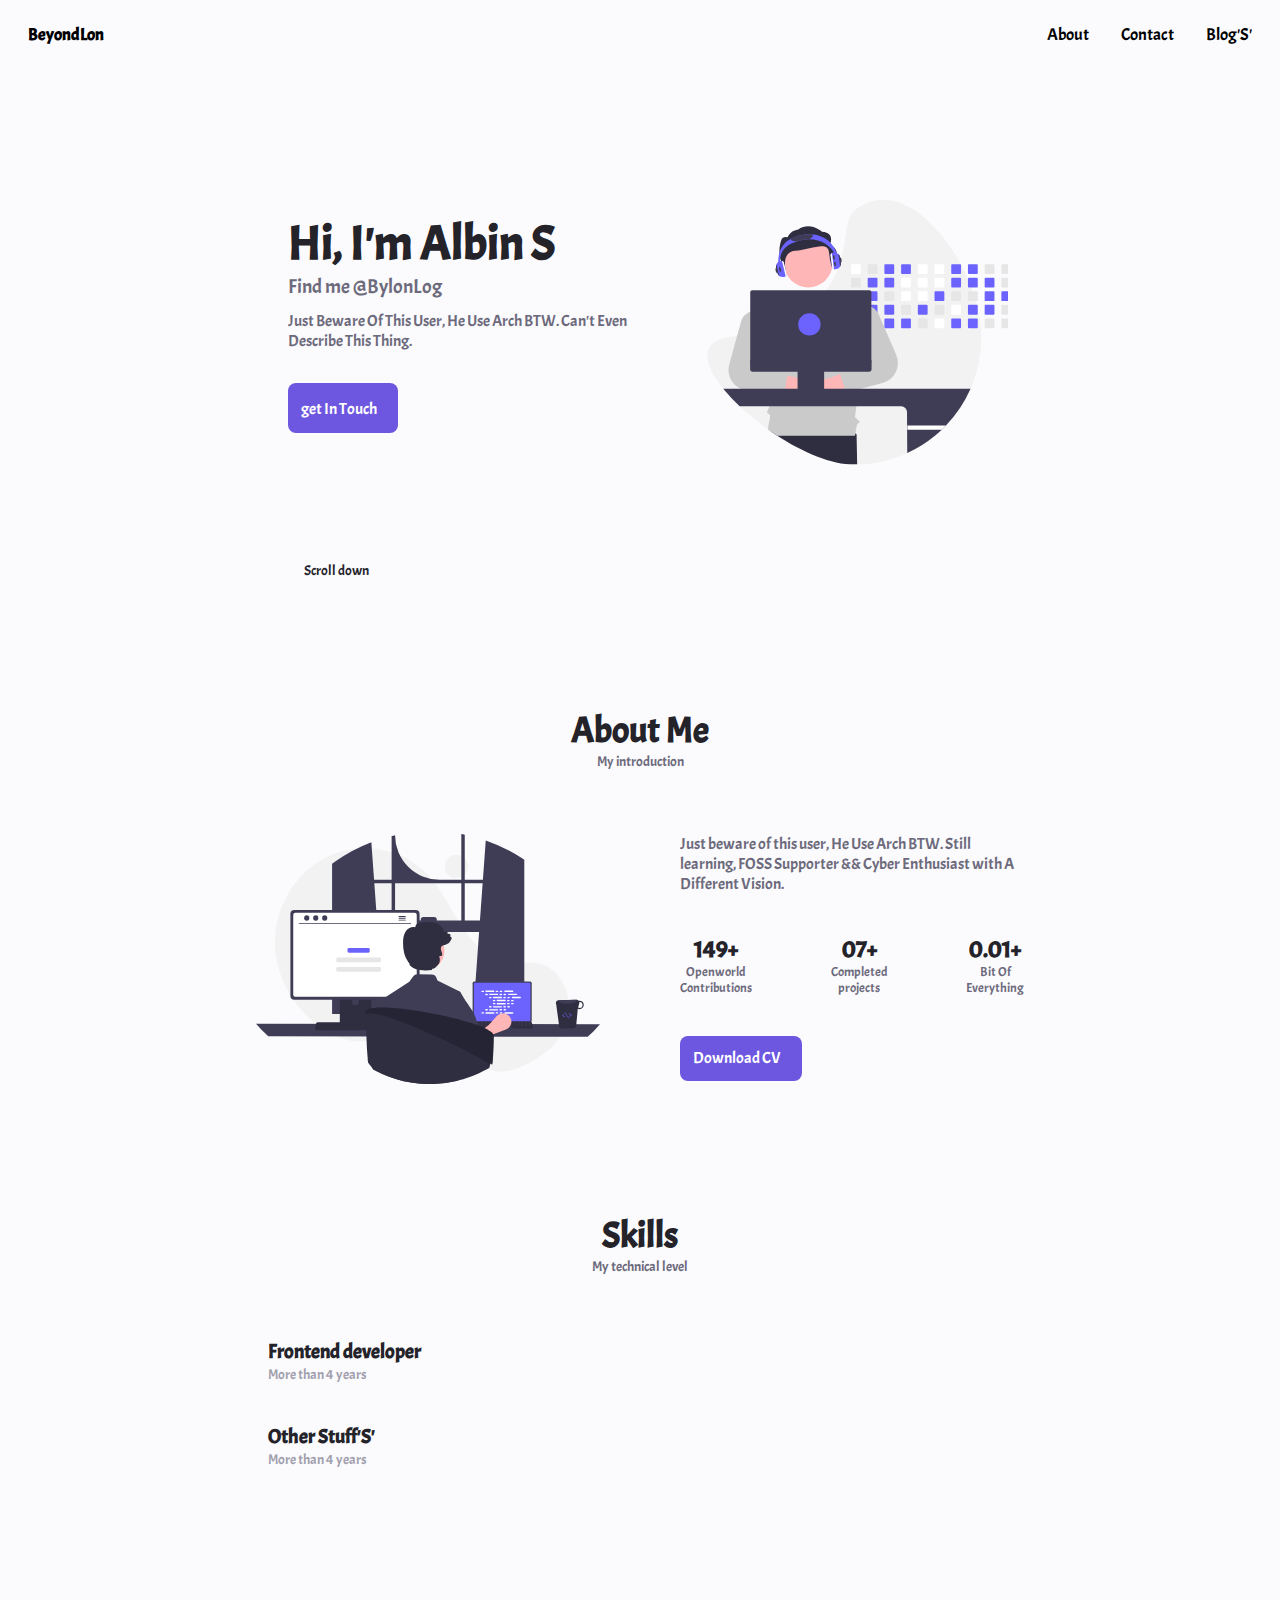
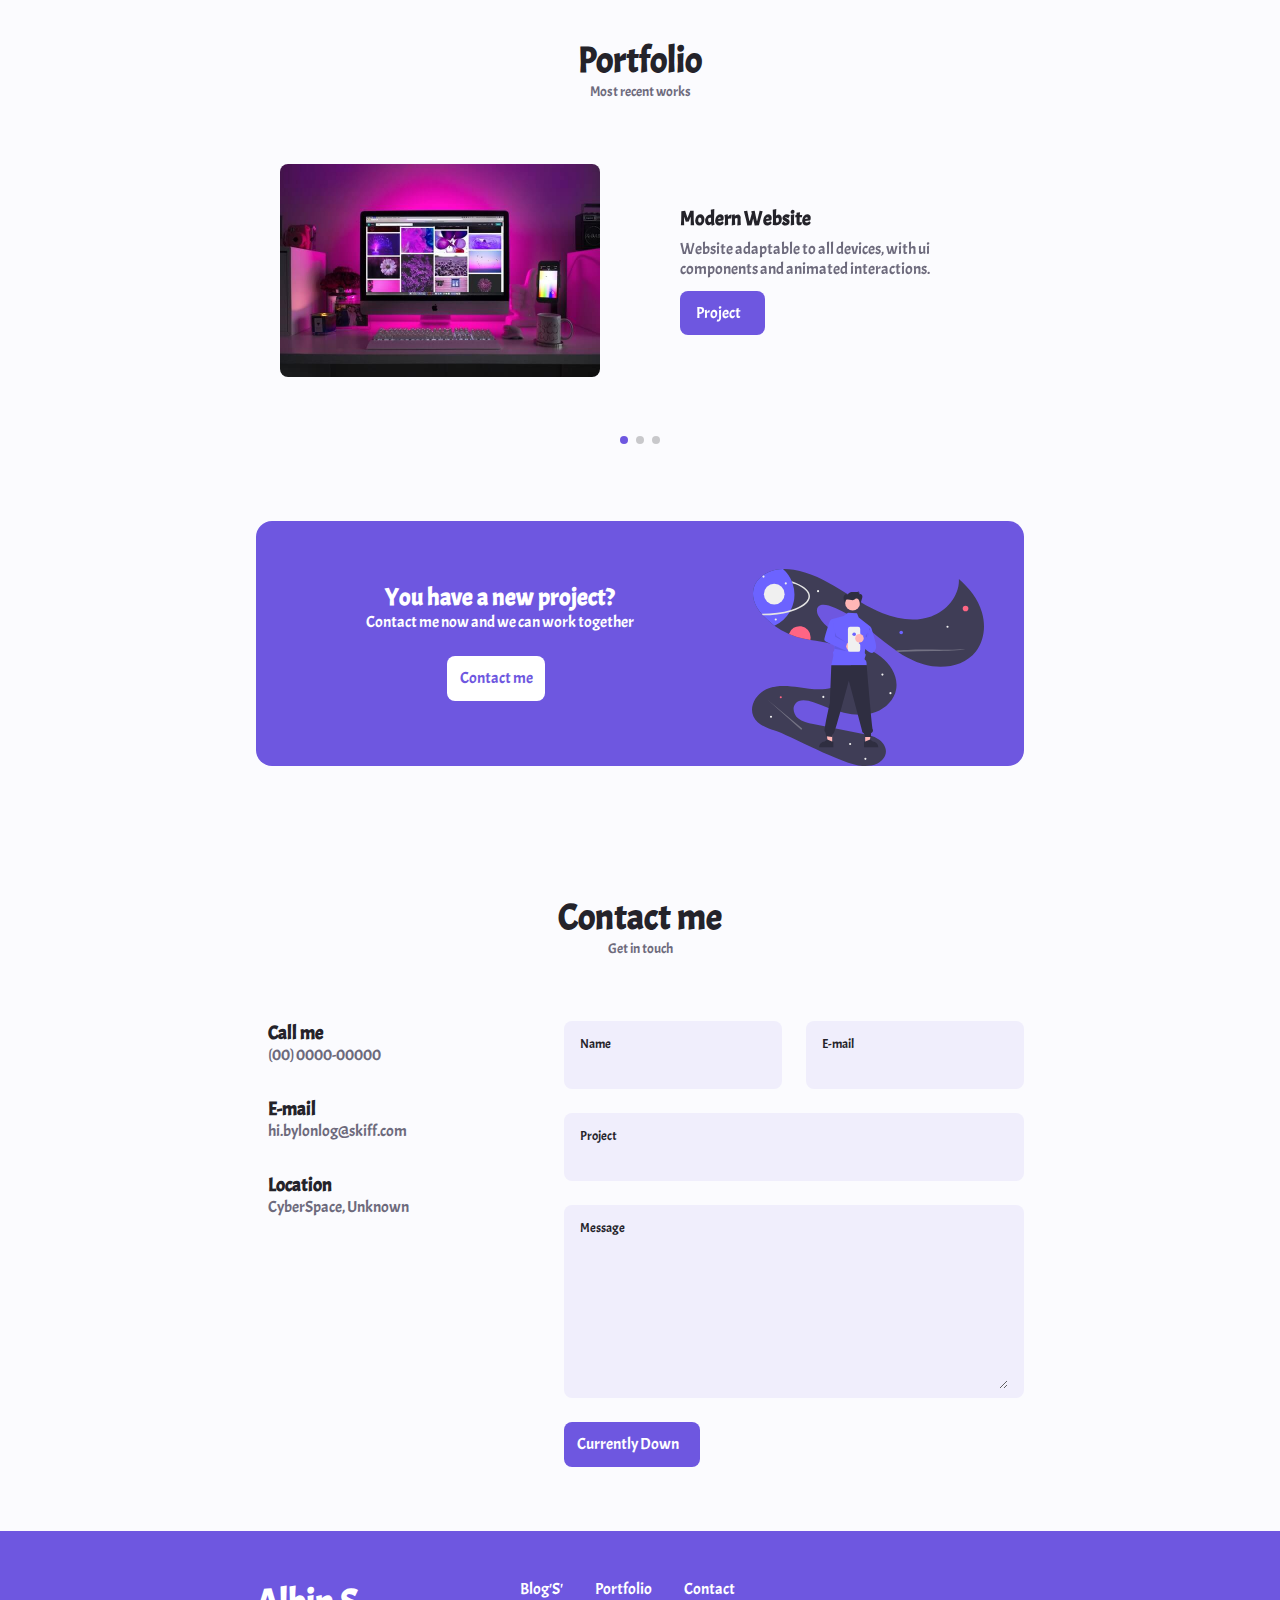
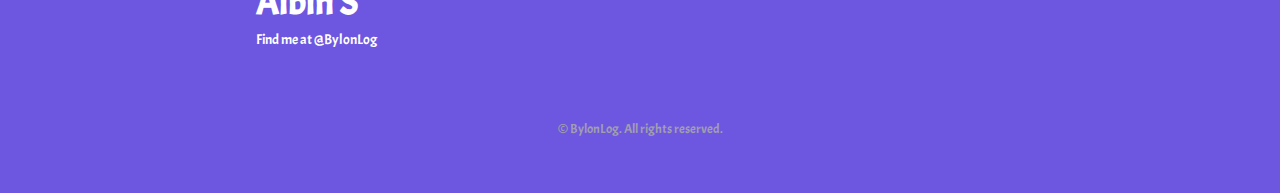
<file: v1/index.html>
<!DOCTYPE html>
<html lang="en">

<head>
    <meta charset="UTF-8">
    <meta name="viewport" content="width=device-width, initial-scale=1.0">

    
    
    
    
    <!--==================== UNICONS ====================-->
    <link rel="stylesheet" href="https://unicons.iconscout.com/release/v4.0.0/css/line.css">

    <!--==================== SWIPER CSS ====================-->
    <link rel="stylesheet" href="assets/css/swiper-bundle.min.css">

    <!--==================== CSS ====================-->
    <link rel="stylesheet" href="assets/css/styles.css">
    <title>ByonLog | personal Page For Public</title>
    <meta name="theme-color" content="#f7f7f7">
    <link rel="icon" type="image/png" href="assets/img/icon.png"/>
    <style>
@import url('https://fonts.googleapis.com/css2?family=Acme&display=swap');
</style>
<style>
body {
  margin: 0;
}

.topnav {
  overflow: hidden;
  background-color: transparent;
  margin-top:10px;
  margin-left:12px;
  margin-right:12px;
}

.topnav a {
  float: right;
  display: block;
  color: black;
  text-align: center;
  padding: 14px 16px;
  text-decoration: none;
  font-size: 17px;
}

.topnav a:hover {
text-decoration: underline 2px;
  color: black;
}

.topnav a.active {
  background-color: transparent;
  color: black;
  float:left;
}

.topnav .icon {
  display: none;
}

@media screen and (max-width: 600px) {
  .topnav a:not(:first-child) {display: none;}
  .topnav a.icon {
    float: right;
    display: block;
  }
}

@media screen and (max-width: 600px) {
  .topnav.responsive {position: relative;}
  .topnav.responsive .icon {
    position: absolute;
    right: 0;
    top: 0;
  }
  .topnav.responsive a {
    float: none;
    display: block;
    text-align: left;
  }
}
</style>
</head>

<body>
    <!--==================== HEADER ====================-->
<div class="topnav" id="myTopnav">
  <a href="/" class="active"><strong>BeyondLon</strong></a>
  <a href="#news">Blog'S'</a>
  <a href="#contact">Contact</a>
  <a href="#about">About</a>
<i class="uil uil-moon change-theme" style="float:right; margin-top:.6em;" id="theme-button"></i>
  <a href="javascript:void(0);" class="icon" onclick="myFunction()">
    <i class="uil uil-apps" class="home__social-icon"></i>
  </a>

</div>
<script>
function myFunction() {
  var x = document.getElementById("myTopnav");
  if (x.className === "topnav") {
    x.className += " responsive";
  } else {
    x.className = "topnav";
  }
}
</script>

    <!--==================== MAIN ====================-->
    <main class="main">

        <!--==================== HOME ====================-->
        <section class="home section" id="home">

            <div class="home__container container grid">
                <div class="home__content grid">
                    <div class="home__social">

                        <a href="http://instagram.com/bylonlog" target="_blank" class="home__social-icon">
                            <i class="uil uil-instagram"></i>
                        </a>
                        <a href="http://twitter.com/bylonlog" target="_blank" class="home__social-icon">
                            <i class="uil uil-twitter-alt"></i>
                        </a>
                        <a href="http://github.com/bylonlog" target="_blank" class="home__social-icon">
                            <i class="uil uil-github-alt"></i>
                        </a>
                        <a href="http://snapchat.com/add/bylonlog" target="_blank" class="home__social-icon">
                            <i class="uil uil-snapchat-alt"></i>
                        </a>
                    </div>

                    <div class="home__img">
                        <svg class="home__blob" viewBox="0 0 200 187" xmlns="http://www.w3.org/2000/svg"
                            xmlns:xlink="http://www.w3.org/1999/xlink">

                            <g mask="url(#mask0)">

                                <image class="home__blob-img" x="12" y="18" xlink:href="assets/img/perfil.svg" />
                            </g>
                        </svg>
                    </div>

                    <div class="home__data">
                        <h1 class="home__title">Hi, I'm Albin S</h1>
                        <h3 class="home__subtitle">Find me @BylonLog</h3>
                        <p class="home__description">Just Beware Of This User, He Use Arch BTW. Can't Even Describe This Thing.</p>
                        <a href="mailto:hi.bylonlog@skiff.com" class="button button-flex">
                            get In Touch <i class="uil uil-message button__icon"></i>
                        </a>
                    </div>
                </div>
                  <!-- Theme change button -->


                <div class="home__scroll">
                    <a href="#about" class="home__scroll-button button--flex">
                        <i class="uil uil-mouse-alt-2 home__scroll-mouse"></i>
                        <span class="home__scroll-name">Scroll down</span>
                        <i class="uil uil-arrow-down home__scroll-arrow"></i>
                    </a>
                </div>
            </div>
        </section>

        <!--==================== ABOUT ====================-->
        <section class="about section" id="about">
            <h2 class="section__title">About Me</h2>
            <span class="section__subtitle">My introduction</span>

            <div class="about__container container grid">
                <img src="assets/img/about.svg" alt="" class="about__img">

                <div class="about__data">
                    <p class="about__description">Just beware of this user, He Use Arch BTW.
                    Still learning, FOSS Supporter && Cyber Enthusiast  with A Different Vision.
                    </p>

                    <div class="about__info">
                        <div>
                            <span class="about__info-title">149+</span>
                            <span class="about__info-name">Openworld <br> Contributions</span>
                        </div>

                        
                        
                        
                        
                        <div>
                            <span class="about__info-title">07+</span>
                            <span class="about__info-name">Completed <br> projects</span>
                        </div>

                        <div>
                            <span class="about__info-title">0.01+</span>
                            <span class="about__info-name">Bit Of <br> Everything</span>
                        </div>
                    </div>

                    <div class="about__buttons">
                        <a download="" href="assets/pdf/Alexa-Cv.pdf" class="button button--flex">
                            Download CV<i class="uil uil-download-alt button__icon"></i>
                        </a>
                    </div>
                </div>
            </div>

        </section>

        <!--==================== SKILLS ====================-->
        <section class="skills section" id="skills">
            <h2 class="section__title">Skills</h2>
            <span class="section__subtitle">My technical level</span>

            <div class="skills__container container grid">
                <div>
                    <!--==================== SKILLS 1 ====================-->
                    <div class="skills__content skills__close">
                        <div class="skills__header">
                            <i class="uil uil-brackets-curly skills__icon"></i>

                            <div>
                                <h1 class="skills__title">Frontend developer</h1>
                                <span class="skills__subtitle">More than 4 years</span>
                            </div>

                            <i class="uil uil-angle-down skills__arrow"></i>
                        </div>

                        <div class="skills__list grid">
                            <div class="skills__data">
                                <div class="skills__titles">
                                    <h3 class="skills__name">HTML</h3>
                                    <span class="skills__number">90%</span>

                                </div>
                                <div class="skills__bar">
                                    <div class="skills__percentage skills__html"></div>
                                </div>

                            </div>

                            <div class="skills__data">
                                <div class="skills__titles">
                                    <h3 class="skills__name">CSS</h3>
                                    <span class="skills__number">90%</span>

                                </div>
                                <div class="skills__bar">
                                    <div class="skills__percentage skills__css"></div>
                                </div>

                            </div>

                            <div class="skills__data">
                                <div class="skills__titles">
                                    <h3 class="skills__name">JavaScript</h3>
                                    <span class="skills__number">90%</span>

                                </div>
                                <div class="skills__bar">
                                    <div class="skills__percentage skills__js"></div>
                                </div>

                            </div>


                        </div>
                    </div>
                    <!--==================== SKILLS 2 ====================-->
                    <div class="skills__content skills__close">
                        <div class="skills__header">
                            <i class="uil uil-server-network skills__icon"></i>

                            <div>
                                <h1 class="skills__title">Other Stuff'S'</h1>
                                <span class="skills__subtitle">More than 4 years</span>
                            </div>

                            <i class="uil uil-angle-down skills__arrow"></i>
                        </div>

                        <div class="skills__list grid">
                            <div class="skills__data">
                                <div class="skills__titles">
                                    <h3 class="skills__name">Node</h3>
                                    <span class="skills__number">90%</span>

                                </div>
                                <div class="skills__bar">
                                    <div class="skills__percentage skills__node"></div>
                                </div>

                            </div>

                            <div class="skills__data">
                                <div class="skills__titles">
                                    <h3 class="skills__name">Firebase</h3>
                                    <span class="skills__number">90%</span>

                                </div>
                                <div class="skills__bar">
                                    <div class="skills__percentage skills__firebase"></div>
                                </div>

                            </div>


                                                 


                    </div>
                </div>
            </div>
            </div>


            </div>
            </div>

        </section>

        <!--==================== QUALIFICATION ====================--
        <section class="qualification__section">
            <h2 class="section__title">Qualification</h2>
            <span class="section__subtitle">My personal journey</span>

            <div class="qualification__container container">
                <div class="qualification__tabs">
                    <div class="qualification__button button--flex qualification__active" data-target='#education'>
                        <i class="uil uil-graduation-cap qualification__icon"></i>
                        Education
                    </div>

                    <div class="qualification__button button--flex" data-target="#work">
                        <i class="uil uil-briefcase-alt qualification__icon"></i>
                        Work
                    </div>
                </div>

                <div class="qualification__sections">
            <!--==================== QUALIFICATION CONTENT 1 ====================--
            <div class="qualification__content qualification__active" data-content id="education">
             <!--==================== QUALIFICATION 1 ====================--
             <div class="qualification__data">
                 <div>
                     <h3 class="qualification__title">Computer Enginner</h3>
                     <span class="qualification__subtitle">Peru - University</span>
                     <div class="qualification__calendar">
                        <i class="uil uil-calendar-alt"></i>
                        2009 - 2014
                     </div>
                 </div>

                 <div>
                     <span class="qualification__rounder"></span>
                     <span class="qualification__line"></span>
                 </div>
             </div>
             
             <!--==================== QUALIFICATION 2 ====================--
             <div class="qualification__data">
                <div></div>
                <div>
                   <span class="qualification__rounder"></span>
                   <span class="qualification__line"></span>
                </div>

                <div>
                    <h3 class="qualification__title">Web Design</h3>
                    <span class="qualification__subtitle">Spain - Institute</span>
                    <div class="qualification__calendar">
                       <i class="uil uil-calendar-alt"></i>
                       2014 - 2017
                    </div>
                </div>
            </div> 

            <!--==================== QUALIFICATION 3 ====================--
            <div class="qualification__data">
                <div>
                    <h3 class="qualification__title">Web Development</h3>
                    <span class="qualification__subtitle">Peru - Institute</span>
                    <div class="qualification__calendar">
                       <i class="uil uil-calendar-alt"></i>
                       2017 - 2019
                    </div>
                </div>

                <div>
                    <span class="qualification__rounder"></span>
                    <span class="qualification__line"></span>
                </div>
            </div> 


            </div>
            </div>
            
            <!--==================== QUALIFICATION CONTENT 2 ====================--
            <div class="qualification__content" data-content id="work">
                <!--==================== QUALIFICATION 1 ====================--
                <div class="qualification__data">
                    <div>
                        <h3 class="qualification__title">Software Enginner</h3>
                        <span class="qualification__subtitle">Microsoft - Peru</span>
                        <div class="qualification__calendar">
                           <i class="uil uil-calendar-alt"></i>
                           2016 - 2018
                        </div>
                    </div>
   
                    <div>
                        <span class="qualification__rounder"></span>
                        <span class="qualification__line"></span>
                    </div>
                </div>
                
                <!--==================== QUALIFICATION 2 ====================--
                <div class="qualification__data">
                   <div></div>
                   <div>
                      <span class="qualification__rounder"></span>
                      <span class="qualification__line"></span>
                   </div>
   
                   <div>
                       <h3 class="qualification__title">Frontend - Developer</h3>
                       <span class="qualification__subtitle">Apple Inc - Spain</span>
                       <div class="qualification__calendar">
                          <i class="uil uil-calendar-alt"></i>
                          2018 - 2020
                       </div>
                   </div>
               </div> 
   
               <!--==================== QUALIFICATION 3 ====================--
               <div class="qualification__data">
                   <div>
                       <h3 class="qualification__title">UI Designer</h3>
                       <span class="qualification__subtitle">Figma - Spain</span>
                       <div class="qualification__calendar">
                          <i class="uil uil-calendar-alt"></i>
                          2017 - 2019
                       </div>
                   </div>
   
                   <div>
                       <span class="qualification__rounder"></span>
                       <!-- <span class="qualification__line"></span> --
                   </div>
               </div> 
          
               </div> 
             
               </div>
            </div>
        </section>


        <!--==================== PORTFOLIO ====================-->
        <section class="portfolio section" id="portfolio">

            <h2 class="section__title">Portfolio</h2>
            <span class="section__subtitle">Most recent works</span>

            <div class="portfolio__container container swiper-container">
                <div class="swiper-wrapper">
        <!--==================== PORTFOLIO 1 ====================-->
        
            <div class="portfolio__content grid swiper-slide">
                <img src="assets/img/portfolio1.jpg" alt="" class="portfolio__img">

                <div class="portfolio_">
                    <h3 class="portfolio__title">Modern Website</h3>
                    <p class="portfolio__description">Website adaptable to all devices, 
                        with ui components and animated interactions.</p>
                    <a href="https://github.com/bylonlog/w1" class="button button--flex button--small portfolio__button">
                        Project
                        <i class="uil uil-arrow-right button__icon"></i>
                    </a>
                </div>
            </div>

            <!--==================== PORTFOLIO 2 ====================-->
        
            <div class="portfolio__content grid swiper-slide">
                <img src="assets/img/portfolio2.jpg" alt="" class="portfolio__img">

                <div class="portfolio_">
                    <h3 class="portfolio__title">WRDLST-Generator</h3>
                    <p class="portfolio__description">Simple targeted information based Password list generator
                    in python.</p>
                    <a href="https://github.com/bylonlog/wrdlst-generator" class="button button--flex button--small portfolio__button">
                        Project
                        <i class="uil uil-arrow-right button__icon"></i>
                    </a>
                </div>
            </div>

            <!--==================== PORTFOLIO 3 ====================-->
        
            <div class="portfolio__content grid swiper-slide">
                <img src="assets/img/portfolio3.jpg" alt="" class="portfolio__img">

                <div class="portfolio_">
                    <h3 class="portfolio__title">UserRecon</h3>
                    <p class="portfolio__description">Simple terminal based Information gathering tool based on usernames.</p>
                    <a href="https://github.com/bylonlog/iserrecon" class="button button--flex button--small portfolio__button">
                        Project
                        <i class="uil uil-arrow-right button__icon"></i>
                    </a>
                </div>
            </div>
                </div>

            <!-- add arrows-->
            <div class="swiper-button-next">
                <i class="uil uil-angle-right-b swiper-portfolio-icon"></i>
            </div>

            <div class="swiper-button-prev">
                <i class="uil uil-angle-left-b swiper-portfolio-icon"></i>
            </div>

            <!-- Add Pagination -->
            <div class="swiper-pagination"></div>
            
        
        </div>

        </section>

        <!--==================== PROJECT IN MIND ====================-->
        <section class="project section">

            <div class="project__bg">
                <div class="project__container container grid">
                    <div class="project__data">
                        <h2 class="project__title">You have a new project?</h2>
                        <p class="project__description">Contact me now and we can work together</p>
                        <a href="#contact" class="button button--flex button--white">Contact me</a>
                        <i class="uil uil-message project__icon button__icon"></i>
                    </div>

                    <img src="assets/img/project.svg" alt="" class="project__img">
                </div>
            </div>

        </section>



        <!--==================== CONTACT ME ====================-->
        <section class="contact section" id="contact">
            <h2 class="section__title">Contact me</h2>
            <span class="section__subtitle">Get in touch</span>

            <div class="contact__container container grid">
                <div>
                    <div class="contact__information">
                        <i class="uil uil-phone-alt contact__icon"></i>

                        <div>
                            <h3 class="contact__title">Call me</h3>
                            <span class="contatc__subtitle">(00) 0000-00000</span>
                        </div>
                    </div>

                    <div class="contact__information">
                        <i class="uil uil-envelope contact__icon"></i>

                        <div>
                            <h3 class="contact__title">E-mail</h3>
                            <span class="contatc__subtitle">hi.bylonlog@skiff.com</span>
                        </div>
                    </div>

                    <div class="contact__information">
                        <i class="uil uil-map-marker contact__icon"></i>

                        <div>
                            <h3 class="contact__title">Location</h3>
                            <span class="contatc__subtitle">CyberSpace, Unknown</span>
                        </div>
                    </div>
                </div>

                <form action="" class="contact__form grid">
                    <div class="contact__inputs grid">
                        <div class="contact__content">
                            <label for="" class="contact__label">Name</label>
                            <input type="text" class="contact__input">
                        </div>

                        <div class="contact__content">
                            <label for="" class="contact__label">E-mail</label>
                            <input type="email" class="contact__input">
                        </div>
                    </div>

                    <div class="contact__content">
                        <label for="" class="contact__label">Project</label>
                        <input type="text" class="contact__input">
                    </div>

                    <div class="contact__content">
                        <label for="" class="contact__label">Message</label>
                        <textarea name="" id="" cols="0" rows="7" class="contact__input"></textarea>
                    </div>

                    <div>
                        <a href="#" class="button button--flex">
                            Currently Down
                            <i class="uil uil-message button__icon"></i>
                        </a>
                    </div>
                </form>
            </div>

        </section>
    </main>

    <!--==================== FOOTER ====================-->
    <footer class="footer">

        <div class="footer__bg">
            <div class="footer__container container grid">
                <div>
                    <h1 class="footer__title">Albin S</h1>
                    <span class="footer__subtitle">Find me at @BylonLog</span>
                </div>

                <ul class="footer__links">
                    <li>
                        <a href="#services" class="footer__link">Blog'S'</a>
                    </li>
                    <li>
                        <a href="#portfolio" class="footer__link">Portfolio</a>
                    </li>
                    <li>
                        <a href="#contact" class="footer__link">Contact</a>
                    </li>
                </ul>

                <div class="footer__socials">
                    <a href="http://github.com/bylonlog" target="_blank" class="footer__social">
                        <i class="uil uil-github-alt"></i>
                    </a>
                    <a href="http://instagram.com/bylonlog" target="_blank" class="footer__social">
                        <i class="uil uil-instagram"></i>
                    </a>
                    <a href="http://twitter.com/bylonlog" target="_blank" class="footer__social">
                        <i class="uil uil-twitter-alt"></i>
                    </a>
                    <a href="http://gitlab.com/bylonlog" target="_blank" class="footer__social">
                        <i class="uil uil-gitlab"></i>
                    </a>
                    <a href="http://snapchat.com/add/bylonlog" target="_blank" class="footer__social">
                        <i class="uil uil-snapchat-alt"></i>
                    </a>
                </div>
            </div>

            <p class="footer__copy">&#169; BylonLog. All rights reserved.</p>
        </div>

    </footer>

    <!--==================== SCROLL TOP ====================-->
    <a href="#" class="scrollup" id="scroll-up">
        <i class="uil uil-arrow-up scrollup__icon"></i>
    </a>
    

    <!--==================== SWIPER JS ====================-->
    <script src="assets/js/swiper-bundle.min.js"></script>

    <!--==================== MAIN JS ====================-->
    <script src="assets/js/main.js"></script>
</body>

</html>
</file>
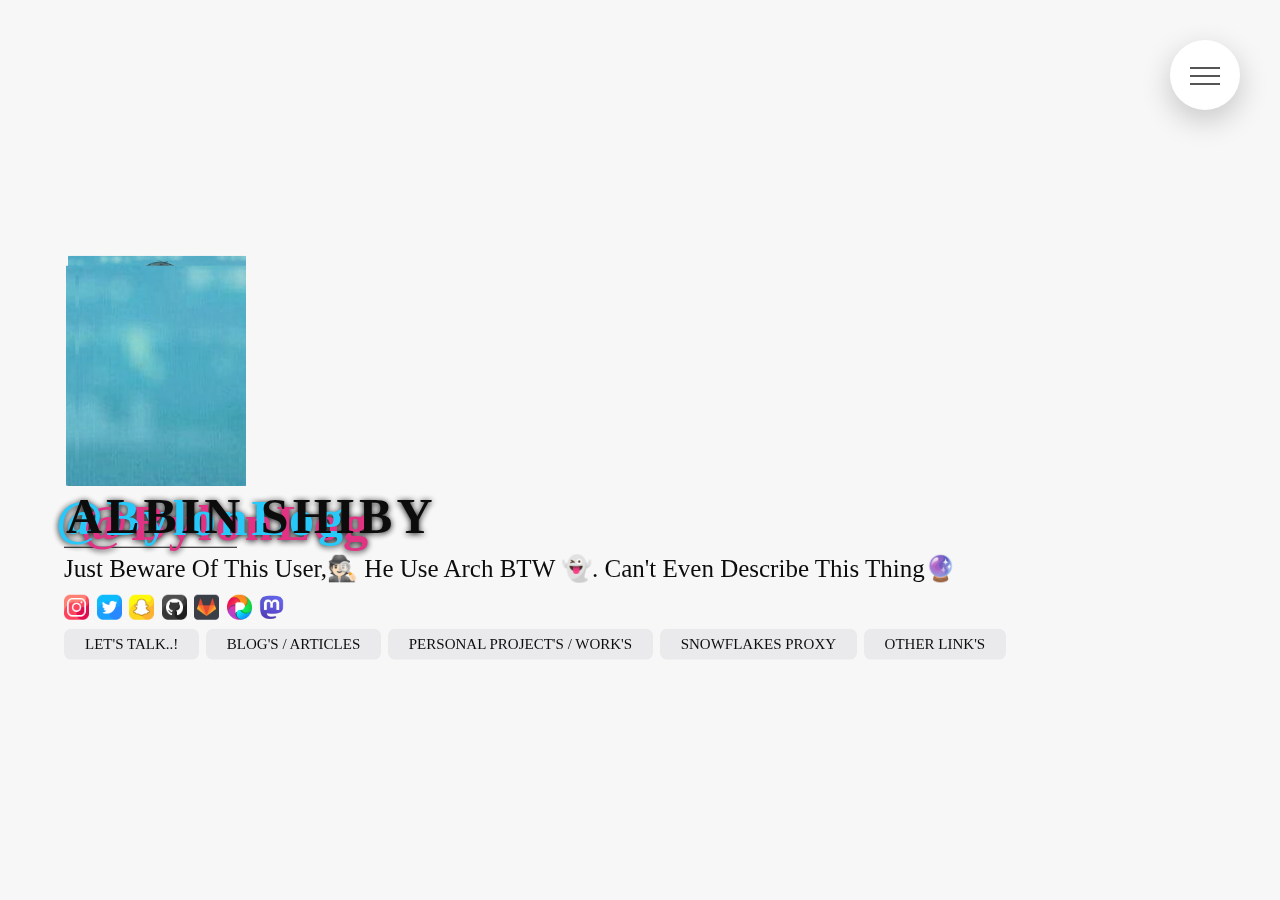
<file: v2/index.html>
<!DOCTYPE html>
<html lang="en">

<head>
        <meta http-equiv="content-type" content="text/html; charset=UTF-8">
        <meta charset="UTF-8">
        <meta name="viewport" content="width=device-width, initial-scale=1.0">
        <title>BylonLog | Personal Page</title>
        <meta name="theme-color" content="#f7f7f7">
        <meta name="description" content="  
ALBIN S
Just Beware Of This Archenoephlick User,🕵🏻 He Use Arch BTW (Bye The Way)👻. A Design Minded One Who's Still learning, FOSS Supporter And Cyber Enthusiast.">
        <meta itemprop="name" content="BylonLog | Personal Page">
        <meta itemprop="description" content="  
ALBIN S
Just Beware Of This Archenoephlick User,🕵🏻 He Use Arch BTW (Bye The Way)👻. A Design Minded One Who's Still learning, FOSS Supporter And Cyber Enthusiast.">
        <meta itemprop="image" content="/meta.68c3c419.jpg">
        <meta property="og:url" content="http://nisar.surge.sh">
        <meta property="og:type" content="website">
        <meta property="og:title" content="BylonLog | Personal Page">
        <meta property="og:description" content="  
ALBIN S
Just Beware Of This Archenoephlick User,🕵🏻 He Use Arch BTW (Bye The Way)👻. A Design Minded One Who's Still learning, FOSS Supporter And Cyber Enthusiast.">
<link rel="preconnect" href="https://api.fonts.coollabs.io"><link rel="preconnect" href="https://fonts.gstatic.com" crossorigin><link href="https://api.fonts.coollabs.io/css2?family=East+Sea+Dokdo&display=swap" rel="stylesheet">
        <meta property="og:image" content="/meta.68c3c419.jpg">
        <meta name="twitter:card" content="summary_large_image">
        <meta name="twitter:title" content="BylonLog | Personal Page">
        <meta name="twitter:description" content="  
ALBIN S
Just Beware Of This Archenoephlick User,🕵🏻 He Use Arch BTW (Bye The Way)👻. A Design Minded One Who's Still learning, FOSS Supporter And Cyber Enthusiast.">
        <meta name="twitter:image" content="/meta.68c3c419.jpg">
        
        <link id="theme" rel="stylesheet" type="text/css" href="assets/css/style.css" />
        <link rel="icon" type="image/png" href="assets/img/icons/icon.png"/>
        <style> @import url('https://api.fonts.coollabs.io/css2?family=East+Sea+Dokdo&display=swap'); </style>
</head>

<body>

      
        <header class="header" role="banner" id="header">
          <div class="navigation"> <input type="checkbox" class="navigation__checkbox" id="nav-toggle"> <label
                        for="nav-toggle" class="navigation__button"> <span class="navigation__icon"
                                aria-label="toggle navigation menu">&nbsp;</span> </label>
                <div class="navigation__background">&nbsp;</div>
                  
                <nav class="navigation__nav" role="navigation">
               
                        <ul class="navigation__list">
                                <li class="navigation__item"> <a href="/"
                                                class="navigation__link"><span>01</span>Go Homepage</a> </li>
                                <li class="navigation__item"> <a href="https://github.com/bylonlog"
                                                class="navigation__link"><span>02</span>Work'S view</a> </li>
                                <li class="navigation__item"> <a href="sf"
                                                class="navigation__link"><span>03</span>SnowFlakeS</a> </li>
                                <li class="navigation__item"> <a href="social"
                                                class="navigation__link"><span>04</span>Social Links</a> </li>
                                <li class="navigation__item"> <a href="mailto:hi.bylonlog@skiff.com"
                                                class="navigation__link"><span>05</span>get In Touch</a> </li>
                        </ul>
                </nav>
        </div>
                
        </header>
        <div class="header__text-box">
                
                <div class="glitch">
	<img href="/" src="assets/img/one.jpg" alt="">
	<div class="glitch__layers">
		<div class="glitch__layer"></div>
		<div class="glitch__layer"></div>
		<div class="glitch__layer"></div>
	</div>
</div>
<br>
                        
                         <div class="hero-container">
    <div class="environment"></div>
    <h2 class="hero glitch layers" data-text="@BylonLog"><span>ALBIN SHIBY</span></h2>
  </div>
                        <hr />
                        <p class="header__description">

Just Beware Of This User,🕵🏻 He Use Arch BTW 👻. Can't Even Describe This Thing🔮</p><br>
<br>

                        <div class="icon">
     <a href="https://instagram.com/bylonlog"><img class="icon" src="assets/img/icons/insta.png"></img></a>..
     
     <a href="https://twitter.com/bylonlog"><img class="icon" src="assets/img/icons/twit.png"></img></a>..
     <a href="https://snapchat.com/add/bylonlog"><img class="icon" src="assets/img/icons/snapchat.png"></img></a>..
     <a href="https://github.com/bylonlog"><img class="icon" src="assets/img/icons/github.png"></img></a>..
     <a href="https://gitlab.com/bylonlog"><img class="icon" src="assets/img/icons/gitlab.png"></img></a>..
     <a href="https://pixey.org/bylonlog"><img class="icon" src="assets/img/icons/pixelfed.png"></img></a>..
     <a href="https://mstdn.social/@bylonlog"><img class="icon" src="assets/img/icons/mastodon.png"></img></a><br>
      
      
<a class="btn" href="mailto:hi.bylonlog@skiff.com">Let'S Talk..!</a>     
<a class="btn" href="#bpu">Blog's / Articles</a>
<a class="btn" href="https://github.com/bylonlog">Personal Project's / Work's</a>
      <a class="btn" href="sf">SnowFlakeS Proxy</a>
      <a class="btn" href="#sl">Other Link'S</a>
      
   
    </div>
    
                </div>
                <!-- ***** Popup ***** -->
                <div class="popup" id="sl">
		<div class="popup__content">
			<div class="popup__right">
				<a href="#!" class="popup__close">&times;</a>
				<div class="popup__top">
					<h2 class="heading-primary u-text-center">Social Link'S</h2>
					  <hr />
					<p class="popup__text">Here u can find my other social media profiles that are not one my home page.</p>
					<div class="popup__buttons">
						<a href="https://mstdn.social/@bylonlog"
							class="btn">Mastodon</a>
							<a href="https://gitlab.com/bylonlog"
							class="btn">Gitlab</a>
							<a href="https://pixelfed.org"
							class="btn">PixelFed</a>
					</div>
				</div>
				<div class="popup__contact-info">
					<nav>
						<ul class="footer__social-links">
							<li class="footer__social-link">
								<a href="https://instagram.com/bylonlog">Instagram</a>
							</li>
							<li class="footer__social-link">
								<a href="https://twitter.com/bylonlog">Twitter</a>
							</li>
							
							<li class="number">(+00) 38477835297</li>
							<li>
								<a class="number"
									href="mailto:hi.bylonlog@skiff.com">hi.bylonlog@skiff.com</a>
							</li>
						</ul>
					</nav>
				</div>
			</div>
		</div>
	</div>
	<div class="popup" id="bpu">
		<div class="popup__content">
			<div class="popup__right">
				<a href="#!" class="popup__close">&times;</a>
				<div class="popup__top">
					<h2 class="heading-primary u-text-center">Page Under Work</h2>
					  <hr />
					<p class="popup__text">Sorry for inconvience.</p>
					<div class="popup__buttons">
						<a href="https://drive.proton.me/urls/SS1CSYG4W0#4v-0Ogdwoyh5"
							class="btn">Do Something</a>
					</div>
				</div>
				<div class="popup__contact-info">
					<nav>
						<ul class="footer__social-links">
							<li class="footer__social-link">
								<a href="https://instagram.com/bylonlog">Instagram</a>
							</li>
							<li class="footer__social-link">
								<a href="https://twitter.com/bylonlog">Twitter</a>
							</li>
							
							<li class="number">(+00) 38477835297</li>
							<li>
								<a class="number"
									href="mailto:hi.bylonlog@skiff.com">hi.bylonlog@skiff.com</a>
							</li>
						</ul>
					</nav>
				</div>
			</div>
		</div>
	</div>

        <script>for (var e = document.querySelector(".navigation__checkbox"), n = document.querySelectorAll(".navigation__link"), c = 0; c < n.length; ++c)n[c].addEventListener("click", function () { e.checked = !1 });</script>
</body>

</html>
</file>
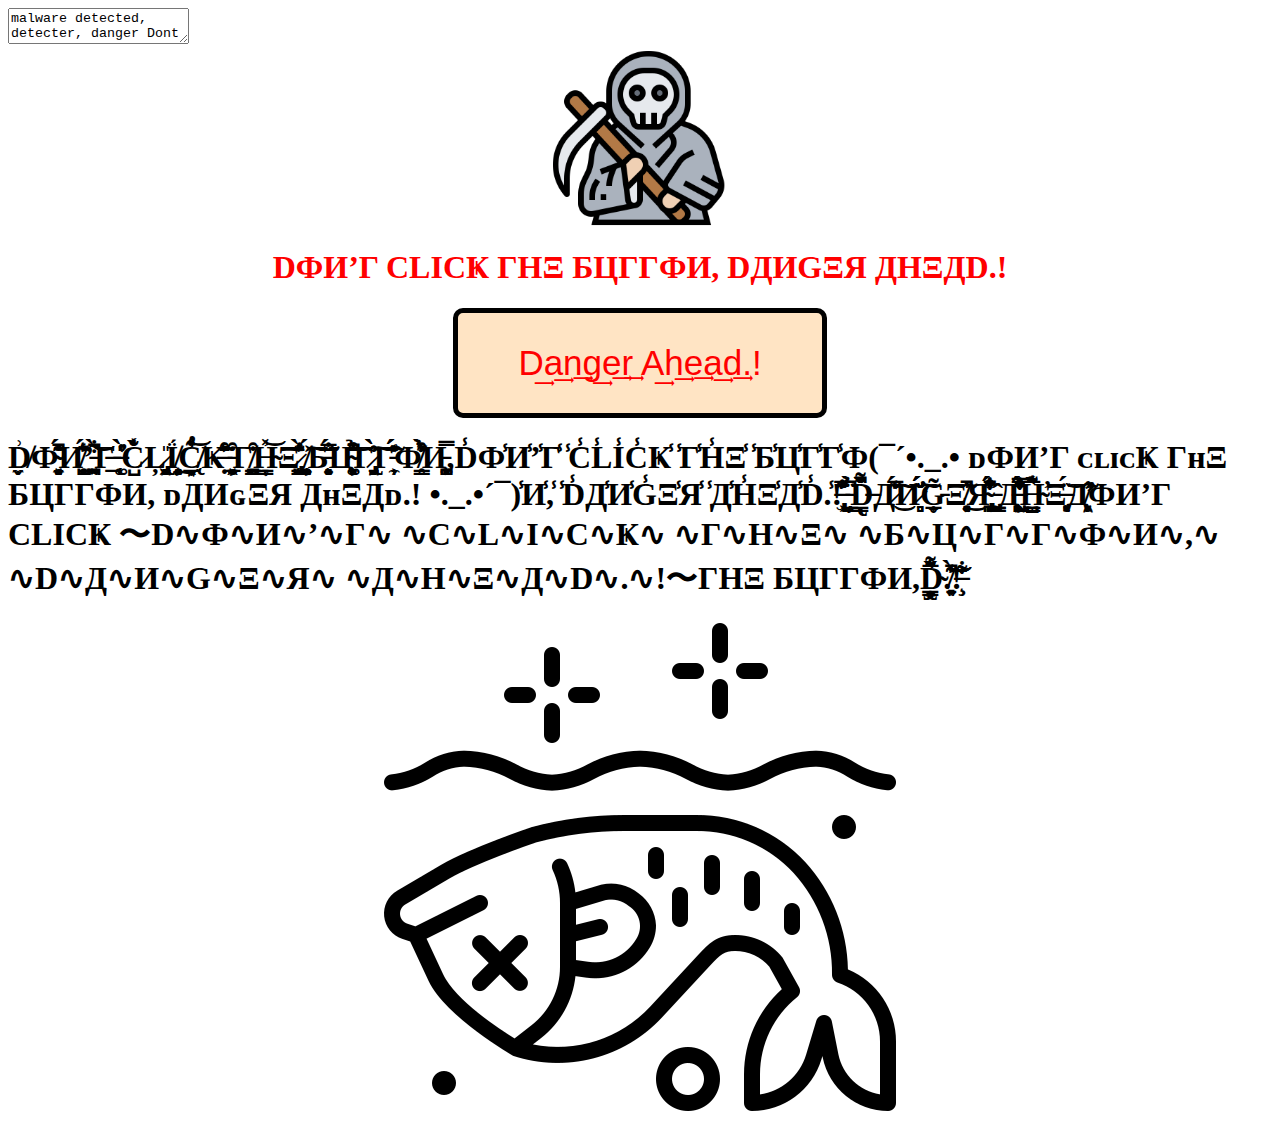
<file: v3/index.html>
<!DOCTYPE html>
<html>
  <head>
    <meta charset="utf-8">
    <meta name="viewport" content="width=device-width">
    <title>Danger | @BylonLog</title>
    <link href="style.css" rel="stylesheet" type="text/css" />
    <link rel="icon" type="image/png" href="skull.png"/>
  </head>
  <body>
  <form>
        <textarea placeholder = "Unusual Activities occured, stay in fear">malware detected, detecter, danger Dont touch anything on the screen, error problem,
        </textarea>
    </form>


    <script>
// Warning before leaving the page (back button, or outgoinglink)
window.onbeforeunload = function() {
   return "Do you really want to leave our brilliant application?";
   //if we return nothing here (just calling return;) then there will be no pop-up question at all
   //return;
};
</script>
    <div class="everything">
    <img class="img" src="devil.png"></img>
      <h1 id="title">DФИ’Γ CLICҜ ΓHΞ БЦΓΓФИ, DДИGΞЯ ДHΞДD.!</h1>
      <button id="button">D͢a͢n͢g͢e͢r͢ A͢h͢e͢a͢d͢.!</button>
      <h1>D̸̼̬͗Ф̴̮̝͓̼̘͂̈́̍̓̂̇̚И̸͈̺̘͙̱͎̥̑́͛̌̾’̵̪̤̖͔͓͋̀̚͝Γ̶̲̍ ̶̨̨͚̎̀͑̀̔̍̕C̷̺͑̆̒̀͐Ļ̷̢͖̬̻̯̎Ḯ̸̧͈̹̦̥̤̝̻̗͜C̸̨̛̲͙̖͓̮̑͛̇͝ͅҜ̶̣̃͗̄͛̈͒ ̵̩͓̲̱̦̭̤̮͒Γ̸̳̮̪͒ͅH̴̞͇̹͗̽͝ͅΞ̷̡̨͇͓̗̤̺̐̈̒̄̀̽̒̾ ̸̨̝̗͍͈̥̦́͐͠Б̵̨̻̤̟̄́̃̅̃̐Ц̴̨̝͚̦͎̙̼̉̇̒̄̐͒̈̚͝Γ̷̡̢̮̠͈̯̀̊̀̂͠Γ̵͕̼̩͎͐͑̍̈́̇̽̃̈́͊̒Ф̸̥̳͒͗͗͐̽̉̑̀̾И̵̨̧̪̩̩͚͕̣̹̿,D̾Ф̾И̾’̾Γ̾ ̾C̾L̾I̾C̾Ҝ̾ ̾Γ̾H̾Ξ̾ ̾Б̾Ц̾Γ̾Γ̾Ф(¯´•._.• ᴅФИ’Γ ᴄʟɪᴄҜ ΓʜΞ БЦΓΓФИ, ᴅДИɢΞЯ ДʜΞДᴅ.! •._.•´¯)̾И̾,̾ ̾D̾Д̾И̾G̾Ξ̾Я̾ ̾Д̾H̾Ξ̾Д̾D̾.̾!̶̢̫͕̾̇̌̅͊̐͊̕ ̵̦͈̗̳͙̟̦͆̀̉̈ͅD̶̢͇̀͌̆͑̆̀̚Д̷̌̅̾́͑͂͘͜͠И̷̻͈͉̌̎́́̈́̕͠G̵̲̫̣̥̃Ξ̸̟̘̹͉͍̞͙̥̂̍̃̚͜Я̴̢̢̩̟̝̪͕̟̜́͑̋̽͋́͒̚ ̵̮̳̙͎͇̂Д̶̨̺̺̯̟̦̈́̾̈́͋̓̊̆̈́̿͒H̴̺͚͇̺̱͛͂̀̅͊̎̃̕Ξ̶̨͙̞͓̈́͝Д̸̛̥̯͓̃͐̑̓ФИ’Γ CLICҜ 〜D∿Ф∿И∿’∿Γ∿ ∿C∿L∿I∿C∿Ҝ∿ ∿Γ∿H∿Ξ∿ ∿Б∿Ц∿Γ∿Γ∿Ф∿И∿,∿ ∿D∿Д∿И∿G∿Ξ∿Я∿ ∿Д∿H∿Ξ∿Д∿D∿.∿!〜ΓHΞ БЦΓΓФИ,D̴̢̡̝̙̹͇̯̩͌̅̾͛̀̆̈́̀̆.̸̠̞͈͍̀͂̍͂̇̍̾̚͝͝!̶̧͗͋͐̄͘ </h1>
      <img class="img-last" src="dead-fish.png"></img>
      <audio controls hidden id="song">
        <source src="roll.mp3" type="audio/mpeg">
      Your browser does not support the audio element.
      </audio>
    </div>
    <script src="script.js"></script>
  </body>
</html>
</file>
<file: v1/assets/css/styles.css>
/*==================== GOOGLE FONTS ====================*/
@import url('https://fonts.googleapis.com/css2?family=Poppins:wght@400;500;600&display=swap');

/*==================== VARIABLES CSS ====================*/
:root {

    /*========== Colors ==========*/
    /* Change favorite color */
    --hue-color: 250; /*Purple 250 - Green 142 - Blue 230 - Pink 340*/

    /* HSL color mode */
    --first-color: hsl(var(--hue-color), 69%, 61%);
    --first-color-second: hsl(var(--hue-color), 69%, 61%) ;
    --first-color-alt: hsl(var(--hue-color), 57%, 53%);
    --first-color-lighter: hsl(var(--hue-color), 92%, 85%);
    --title-color: hsl(var(--hue-color), 9%, 15%);
    --text-color: hsl(var(--hue-color), 8%, 45%);
    --text-color-light: hsl(var(--hue-color), 8%, 65%);
    --input-color: hsl(var(--hue-color), 70%, 96%);
    --body-color: hsl(var(--hue-color), 60%, 99%);
    --container-color: hsl(var(--hue-color), 100%, 98%);
    --scroll-bar-color: hsl(var(--hue-color), 12%, 90%);
    --scroll-thumb-color: hsl(var(--hue-color), 12%, 80%);

    /*========== Font and typography ==========*/
    --body-font: 'Acme', cursive;

    /* .5rem = 8px, 1rem = 16px, 1.5rem = 24px ... */
    --big-font-size: 2rem;
    --h1-font-size: 1.5rem;
    --h2-font-size: 1.25rem;
    --h3-font-size: 1.125rem;
    --normal-font-size: .938rem;
    --small-font-size: .813rem;
    --smaller-font-size: .75rem;

    /*========== Font weight ==========*/
    --font-medium: 500;
    --font-semi-bold: 600;

    /*========== Margenes Bottom ==========*/
    /* .25rem = 4px, .5rem = 8px, .75rem = 12px ... */
    --mb-0-25: .25rem;
    --mb-0-5: .5rem;
    --mb-0-75: .75rem;
    --mb-1: 1rem;
    --mb-1-5: 1.5rem;
    --mb-2: 2rem;
    --mb-2-5: 2.5rem;
    --mb-3: 3rem;

    /*========== z index ==========*/
    --z-tooltip: 10;
    --z-fixed: 100;
    --z-modal: 1000;
}

/* Font size for large devices */
@media screen and (min-width: 968px) {
    :root {
        --big-font-size: 3rem;
        --h1-font-size: 2.25rem;
        --h2-font-size: 1.5rem;
        --h3-font-size: 1.25rem;
        --normal-font-size: 1rem;
        --small-font-size: .875rem;
        --smaller-font-size: .813rem;
    }
}

/*========== Variables Dark theme ==========*/
body.dark-theme {
    /* HSL color mode */
--first-color-second: hsl(var(--hue-color), 30%, 8%);
--title-color: hsl(var(--hue-color), 8%, 95%);
--text-color: hsl(var(--hue-color), 8%, 45%);
--text-color-light: hsl(var(--hue-color), 8%, 75%);
--input-color: hsl(var(--hue-color), 29%, 16%);
--body-color: hsl(var(--hue-color), 28%, 12%);
--container-color: hsl(var(--hue-color), 29%, 16%);
--scroll-bar-color: hsl(var(--hue-color), 12%, 48%);
--scroll-thumb-color: hsl(var(--hue-color), 12%, 36%);
}


/*========== Button Dark/Light ==========*/


.change-theme {
    font-size: 1.25rem;
    color: var(--title-color);
    margin-right: var(--mb-1);
    cursor: pointer;
}

.change-theme:hover {
    color: var(--first-color);
}



/*==================== BASE ====================*/
* {
    box-sizing: border-box;
    padding: 0;
    margin: 0;
}

html {
    scroll-behavior: smooth;
}

body {
    margin: 0 0 var(--header-height) 0;
    font-family: var(--body-font);
    font-size: var(--normal-font-size);
    background-color: var(--body-color);
    color: var(--text-color);
}

h1, h2, h3, h4 {
    color: var(--title-color);
    font-weight: var(--font-semi-bold);
}

ul {
    list-style: none;
}

a {
    text-decoration: none;
}

img {
    max-width: 100%;
    height: auto;
}

/*==================== REUSABLE CSS CLASSES ====================*/
.section {
    padding: 2rem 0 4rem;

}

.section__title {
    font-size: var(--h1-font-size);
}

.section__subtitle {
    display: block;
    font-size: var(--small-font-size);
    margin-bottom: var(--mb-3);
}

.section__title, .section__subtitle {
    text-align: center;
}

/*==================== LAYOUT ====================*/
.container {
    max-width: 768px;
    margin-left: var(--mb-1-5);
    margin-right: var(--mb-1-5);
}

.grid {
    display: grid;
    gap: 1.5rem;
}

.headerrr {
    width: 100%;
    position: fixed;
    bottom: 0;
    left: 0;
    z-index: var(--z-fixed);
    background-color: var(--body-color);

}

/*==================== NAV ====================*/

.nav {
    max-width: 968px;
    height: var(--header-height);
    display: flex;
    justify-content: space-between;
    align-items: center; 

}

.nav__logo, .nav__toggle {
    color: var(--title-color);
    font-weight: var(--font-medium);
}

.nav__logo:hover {
    color: var(--first-color)
}

.nav__toggle {
    font-size: 1.1rem;
    cursor: pointer;

}

.nav__toggle:hover {
    color: var(--first-color);
}

@media screen and (max-width: 767px) {
    .nav__menu {
        position: fixed;
        bottom: -100%;
        left: 0;
        width: 100%;
        background-color: var(--body-color);
        padding: 2rem, 1.5rem, 4rem;
        box-shadow: 0 -1px 4px rgba(0,0,0,.15);
        border-radius: 1.5rem 1.5rem 0 0;
        transition: .3s;
    }
}

.nav__list {
    grid-template-columns: repeat(3, 1fr);
    gap: 2rem;
}

.nav__link {
    display: flex;
    flex-direction: column;
    align-items: center;
    font-size: var(--small-font-size);
    color: var(--title-color);
    font-weight: var(--font-medium);

}

.nav__link:hover {
    color: var(--first-color);
}

.nav__icon {
    font-size: 1.2rem;
}

.nav__close {
    position: absolute;
    right: 1.3rem;
    bottom: .5rem;
    font-size: 1.5rem;
    cursor: pointer;
    color: var(--first-color)
}

.nav__close:hover {
    color: var(--first-color-alt)
}
/* show menu */
.show-menu{
    bottom: 0
}

/* Active link */
.active-link {
    color: var(--first-color);
}

/* Change background header */
.scroll-header {
    box-shadow: 0 -1px 4px rgba(0,0,0, .15);
    
}

/*==================== HOME ====================*/
.home__container {
    gap: 1rem;
}

.home__content{
    grid-template-columns: .5fr 3fr;
    padding-top: 1rem;
    align-items: center;
}



.home__social {
    display: grid;
    grid-template-columns: max-content;
    row-gap: 1rem;
}

.home__social-icon {
    font-size: 1.25rem;
    color: var(--first-color);
}

.home__social-icon:hover {
    color: var(--first-color-alt)
}

.home__blob {
    width: 200px;
    fill: var(--first-color);
}

.home__blob-img {
    width: 190px;
}

.home__data {
    grid-column: 1/3;
}

.home__title {
    font-size: var(--big-font-size);
}

.home__subtitle {
    font-size: var(--h3-font-size);
    color: var(--text-color);
    font-weight: var(--font-medium);
    margin-bottom: var(--mb-0-75);
}

.home__description {
    margin-bottom: var(--mb-2);
}

.home__scroll {
    /* display: none; */
}

.home__scroll-button {
    color: var(--first-color);
    transition: 3s;

}

.home__scroll-button:hover {
    transform: translateY(0.25rem);
}

.home__scroll-mouse {
    font-size: 2rem;

}

.home__scroll-name {
    font-size: var(--small-font-size);
    color: var(--title-color);
    font-weight: var(--font-medium);
    margin-right: var(--mb-0-25);

}

.home__scroll-arrow {
    font-size: 1.25rem;

}
/*==================== BUTTONS ====================*/

.button {
    display: inline-block;
    background-color: var(--first-color);
    color: #FFFF;
    padding: .8rem;
    border-radius: .5rem;
    font-weight: var(--font-medium);

}

.button:hover {
    background-color: var(--first-color-alt);
}

.button__icon {
    font-size: 1.2rem;
    margin-left: var(--mb-0-5);
    transition: .3s;
}

.button--white {
    background-color: #FFF;
    color: var(--first-color)
}

.button--white:hover {
    background-color: #FFF;
}

.button--flex {
    display: inline-flex;
    align-items: center;
    transition: .3s;

}

.button--small {
    padding: .75rem 1rem;
}

.button--link {
    padding: 0;
    background-color: transparent;
    color: var(--first-color);
}

.button--link:hover {
    background-color: transparent;
    color: var(--first-color-alt);
}


/*==================== ABOUT ====================*/
.about__img {
    width: 200px;
    border-radius: .5rem;
    justify-self: center;
    align-self: center;

}

.about__description {
    text-align: center;
    margin-bottom: var(--mb-2-5);

}

.about__info {
    display: flex;
    justify-content: space-evenly;
    margin-bottom: var(--mb-2-5);
}

.about__info-title {
    font-size: var(--h2-font-size);
    font-weight: var(--font-semi-bold);
    color: var(--title-color);
}

.about__info-name {
    font-size: var(--smaller-font-size);

}

.about__info-title, .about__info-name {
    display: block;
    text-align: center;

}

.about__buttons {
    display: flex;
    justify-content: center;
}

/*==================== SKILLS ====================*/
.skills__container {
    row-gap: 0;
}

.skills__header {
    display: flex;
    align-items: center;
    margin-bottom: var(--mb-2-5);
    cursor: pointer;
}

.skills__icon, .skills__arrow {
    font-size: 2rem;
    color: var(--first-color);

}

.skills__icon {
    margin-right: var(--mb-0-75);

}

.skills__title {
    font-size: var(--h3-font-size);
}

.skills__subtitle {
    font-size: var(--small-font-size);
    color: var(--text-color-light);

}

.skills__arrow {
    margin-left: auto;
    transition: .4s;

}

.skills__list {
    row-gap: 1.5rem;
    padding-left: 2.7rem;
}

.skills__titles {
    display: flex;
    justify-content: space-between;
    margin-bottom: var(--mb-0-5)
}

.skills__name {
    font-size: var(--normal-font-size);
    font-weight: var(--font-medium);
}

.skills__bar, .skills__percentage {
    height: 5px;
    border-radius: .25rem;

}

.skills__bar {
    background-color: var(--first-color-lighter);

}

.skills__percentage {
    display: block;
    background-color: var(--first-color);
}

.skills__html {
    width: 100%;
}

.skills__close .skills__list {
    
    height: 0;
    overflow: hidden;

}

.skills__open .skills__list {
    height: max-content;
    margin-bottom: var(--mb-2-5);

}

.skills__open .skills__arrow {
    transform: rotate(-180deg);
}
/*==================== QUALIFICATION ====================*/
.qualification__tabs {
    display: flex;
    justify-content: space-evenly;
    margin-bottom: var(--mb-2)
}

.qualification__button {
    font-size: var(--h3-font-size);
    font-weight: var(--font-medium);
    cursor: pointer
}

.qualification__button:hover {
    color: var(--first-color);
}

.qualification__icon {
    font-size: 1.8rem;
    margin-right: var(--mb-0-25);
}

.qualification__data {
    display: grid;
    grid-template-columns: 1fr max-content 1fr;
    column-gap: 1.5rem;
}

.qualification__title {
    font-size: var(--normal-font-size);
    font-weight: var(--font-medium);
}

.qualification__subtitle {
    display: inline-block;
    font-size: var(--small-font-size);
    margin-bottom: var(--mb-1);
}

.qualification__calendar {
    font-size: var(--smaller-font-size);
    color: var(--text-color-light);
    /* margin-bottom: var(--mb-1) */

}

.qualification__rounder {
    display: inline-block;
    width: 13px;
    height: 13px;
    background-color: var(--first-color);
    border-radius: 50%;
}

.qualification__line {
    display: block;
    width: 1px;
    height: 100%;
    background-color: var(--first-color);
    transform: translate(6px, -7px)
}

.qualification__content[data-content] {
    display: none;

}

.qualification__active[data-content] {
    display: block;
}

.qualification__button.qualification__active {
    color: var(--first-color)
}



/*==================== SERVICES ====================*/
.services__container {
    gap: 1.5rem;
    grid-template-columns: repeat(2, 1fr);
}

.services__content {
    position: relative;
    background-color: var(--container-color);
    padding: 3.5rem .5rem 1.25rem 1.5rem;
    border-radius: .25rem;
    box-shadow: 0 2px 4px rgba(0,0,0,.15);
    transition: .3s;
}

.services__content:hover {
    box-shadow: 0 4px 8px rgba(0,0,0, .30)
}

.services__icon {
    display: block;
    font-size: 1.5rem;
    color: var(--first-color);
    margin-bottom: var(--mb-1);
}

.services__title {
    font-size: var(--h3-font-size);
    margin-bottom: var(--mb-1);
    font-weight: var(--font-medium);
}

.services__button {
    cursor: pointer;
    font-size: var(--small-font-size);
}

.services__button:hover .button__icon {
    transform: translateX(.25rem);
}

.services__modal {
    position: fixed;
    top: 0;
    left: 0;
    right: 0;
    bottom: 0;
    background-color: rgba(0, 0, 0, .5);
    display: flex;
    align-items: center;
    justify-content: center;
    padding: 0 1rem;
    z-index: var(--z-modal);
    opacity: 0; 
    visibility: hidden;
    transition: .3s
}

.services__modal-content {
    position: relative;
    background-color: var(--container-color);
    padding: 1.5rem;
    border-radius: .5rem;
}

.services__modal-services {
    row-gap: 1rem;
}

.services__modal-service {
    display: flex;
}

.services__modal-title {
    font-size: var(--h3-font-size);
    font-weight: var(--font-medium);
    margin-bottom: var(--mb-1-5);
}

.services__modal-close {
    position: absolute;
    top: 1rem;
    right: 1rem;
    font-size: 1.5rem;
    color: var(--first-color);
    cursor: pointer;
}

.services__modal-icon {
    color: var(--first-color);
    margin-right: var(--mb-0-25);

}

/* Active Modal */
.active-modal {
    opacity: 1;
    visibility: visible;
}

/*==================== PORTFOLIO ====================*/
.portfolio__container {
    overflow: initial;
}

.portfolio__content {
    padding: 0 1.5rem;
}

.portfolio__img {
    width: 265px;
    border-radius: .5rem;
    justify-self: center;
}

.portfolio__title {
    font-size: var(--h3-font-size);
    margin-bottom: var(--mb-0-5);
}

.portfolio__description {
    margin-bottom: var(--mb-0-75);
}

.portfolio__button:hover .button__icon {
    transform: translateX(.25rem);
}

.swiper-button-prev::after, .swiper-button-next::after {
    content: '';
}

.swiper-portfolio-icon {
    font-size: 2rem;
    color: var(--first-color);
}

.swiper-button-prev {
    left: -.5rem;
}

.swiper-button-next {
    right: -.5rem;
}

.swiper-container-horizontal > .swiper-pagination-bullets {
    bottom: -2.5rem;
}

.swiper-pagination-bullet-active {
    background-color: var(--first-color);

}

.swiper-button-prev, 
.swiper-button-next,
.swiper-pagination-bullet {
    outline: none;
}
/*==================== PROJECT IN MIND ====================*/
.project {
    text-align: center;
}

.project__bg {
    background-color: var(--first-color-second);
    padding-top: 3rem;
}

.project__title {
    font-size: var(--h2-font-size);
}

.project__description {
    margin-bottom: var(--mb-1-5);

}

.project__title, .project__description {
    color: #FFF;
}

.project__img {
    width: 232px;
    justify-self: center;
}

/*==================== TESTIMONIAL ====================*/
.testimonial__data, .testimonial__header {
    display: flex;
}

.testimonial__data {
    justify-content: space-between;
    margin-bottom: var(--mb-1);
}

.testimonial__img {
    width: 60px;
    height: 60px;
    border-radius: 50%;
    margin-right: var(--mb-0-75);
}

.testimonial__name {
    font-size: var(--h3-font-size);
    font-weight: var(--font-medium);
}

.testimonial__client {
    font-size: var(--small-font-size);
    color: var(--text-color-light);
}

.testimonial__description {
    margin-bottom: var(--mb-2-5);
}

.testimonial__icon-star {
    color: var(--first-color)
}

.swiper-container .swiper-pagination-testimonial {
    bottom: 0
}

/*==================== CONTACT ME ====================*/
.contact__container {
    row-gap: 3rem;
}

.contact__information {
    display: flex;
    margin-bottom: var(--mb-2)
}

.contact__icon {
    font-size: 1.5rem;
    color: var(--first-color);
    margin-right: var(--mb-0-75);
}

.content__title {
    font-size: var(--h3-font-size);
    font-weight: var(--font-medium);
}

.contact__subtitle {
    font-size: var(--small-font-size);
    color: var(--text-color-light);
}

.contact__content {
    background-color: var(--input-color);
    border-radius: .5rem;
    padding: .75rem 1rem .25rem;
}

.contact__label {
    font-size: var(--smaller-font-size);
    color: var(--title-color);
}

.contact__input {
    width: 100%;
    background-color: var(--input-color);
    color: var(--text-color);
    font-family: var(--body-font);
    font-size: var(--normal-font-size);
    border: none;
    outline: none;
    padding: .25rem .5rem .5rem 0;
}

/*==================== FOOTER ====================*/
.footer {
    padding-top: 2rem;
}

.footer__container {
    row-gap: 3.5rem;
}

.footer__bg {
    background-color: var(--first-color-second);
    padding: 2rem 0 3rem;
}

.footer__title {
    font-size: var(--h1-font-size);
    margin-bottom: var(--mb-0-25);

}

.footer__subtitle {
    font-size: var(--small-font-size);
}

.footer__links {
    display: flex;
    flex-direction: column;
    row-gap: 1.5rem;
}

.footer__link:hover {
    color: var(--first-color-lighter);
}

.footer__social {
    font-size: 1.25rem;
    margin-right: var(--mb-1-5);
}

.footer__social:hover {
    color: var(--first-color-lighter);
}

.footer__copy {
    font-size: var(--smaller-font-size);
    text-align: center;
    color: var(--text-color-light);
    margin-top: var(--mb-3)
}

.footer__title,
.footer__subtitle,
.footer__link,
.footer__social {
    color: #FFF;
}
.project__bg {
            padding: 1rem 1rem 0;
            border-radius:14px;
            margin-left:10px;
            margin-right:10px;
        }
/*========== SCROLL UP ==========*/
.scrollup {
    position: fixed;
    right: 1rem;
    bottom: -20%;
    background-color: var(--first-color);
    opacity: .8;
    padding: 0 .3rem;
    border-radius: .4rem;
    z-index: var(--z-tooltip);
    transition: .4s;
}

.scrollup:hover {
    background-color: var(--first-color-alt);
}

.scrollup__icon {
    font-size: 1.5rem;
    color: #FFF;
}

/* Show scroll */
.show-scroll {
    bottom: 5rem;
}

/*========== SCROLL BAR ==========*/
::-webkit-scrollbar {
    width: .60rem;
    background-color: var(--scroll-bar-color);
    border-radius: .5rem;
}

::-webkit-scrollbar-thumb {
    background-color: var(--scroll-thumb-color);
    border-radius: .5rem;
}

::-webkit-scrollbar-thumb:hover {
    background-color: var(--text-color-light);
}

/*==================== MEDIA QUERIES ====================*/
/* For small devices */
@media screen and (max-width: 350px) {
    .container {
        margin-left: var(--mb-1);
        margin-right: var(--mb-1);
    }
    .project__container {
            border-radius: 10px;
            padding: 1rem 1rem 0;
        }
        .project__bg {
            padding: 1rem 1rem 0;
            border-radius:14px;
            margin-left:10px;
            margin-right:10px;
        }
    .nav__menu {
        padding: 2rem .25rem 4rem;
    }

    .nav__list {
        column-gap: 0;
    }
.home__content {
        grid-template-columns: .25fr 3fr;
    }

    .home__blob {
        width: 190px;
    }

    .skills__title {
        font-size: var(--normal-font-size);
    }
    .qualification__data {
        gap: .5rem;
    }

    .services__container {
        grid-template-columns: max-content;
        justify-content: center;
    }

    .services__content {
        padding-right: 3.5rem;
    }
    .services__modal {
        padding: 0 .5rem;
    }

    .project__img {
        width: 200px;
    }

    .testimonial__header,
    .testimonial__data {
        flex-direction: column;
        align-items: center;
    }

    .testimonial__img {
        margin-right: 0;
        margin-bottom: var(--mb-0-25);
    }

    .testimonial__data,
    .testimonial__description {
        text-align: center;
    }
}

/* For medium devices */
@media screen and (min-width: 568px) {
    .home__content {
        grid-template-columns: max-content 1fr 1fr;
    }
    .home__data {
        grid-column: initial;
    }
    .home__img {
        order: 1;
        justify-self: center;
    }
.project__bg {
            padding: 1rem 1rem 0;
            border-radius:14px;
            margin-left:10px;
            margin-right:10px;
        }
    .about__container,
    .skills_container,
    .portfolio__content,
    .project__container,
    .contact__container,
    .footer__container {
        grid-template-columns: repeat(2, 1fr);
    }

    .qualification__sections {
        display: grid;
        grid-template-columns: .6fr;
        justify-content: center;
    }

    @media screen and (min-width: 768px) {
        .container {
            margin-left: auto;
            margin-right: auto;
        }

        .body {
            margin: 0;
        }
        .project__bg {
            padding: 1rem 1rem 0;
            border-radius:14px;
            margin-left:10px;
            margin-right:10px;
        }
        .section {
            padding: 6rem 0 2rem;
        }
        .section__subtitle {
            margin-bottom: 4rem;
        }
        .headerrr {
            top: 0;
            bottom: initial;
        }

        .headerrr,
        .main,
        .footer__container {
            padding: 0 1rem;
        }

        .nav {
            height: calc(var(--header-height) + 1.5rem);
            column-gap: 1rem;
        }
        .nav__icon,
        .nav__close,
        .nav__toggle {
            display: none;
        }

        .nav__list {
            display: flex;
            column-gap: 2rem;
        }

        .nav__menu {
            margin-left: auto;
        }
        .change-theme {
            margin: 0;
        }

        .home__container {
            row-gap: 5rem;
        }

        .home__content {
            padding-top: 1rem;
            column-gap: 2rem;
        }
        .home__blob {
            width: 270px;
        }
        .home__scroll {
            display: block;
        }
        .home__scroll-button {
            margin-left: 3rem;
        }
        .about__container {
            column-gap: 5rem; 
        }
        .about__img {
            width: 350px;
        }
        .about__description {
            text-align: initial;
        }
        .about__info {
            justify-content: space-between;
        }
        .about__buttons {
            justify-content: initial;
        }
        .qualification__tabs {
            justify-content: center;

        }
        .qualification__button {
            margin: 0 var(--mb-1)
        }

        .qualification__sections {
            grid-template-columns: .5fr
        }
        .services__container {
            grid-template-columns: repeat(3, 218px);
            justify-content: center;
        }
        .services__icon {
            font-size: 2rem;
        }
        .services__content {
            padding: 6rem 0 2rem 2.5rem;
        }

        .services__modal-content {
            width: 450px;
        }
        .portfolio__img {
            width: 320px;
        }
        .portfolio__content {
            align-items: center;
        }
        .project {
            text-align: center;
        }
        .project__bg {
            background: none;
        }
        .project__container {
            background-color: var(--first-color-second);
            border-radius: 1rem;
            padding: 3rem 2.5rem 0;
            grid-template-columns: 1fr max-content;
            column-gap: 3rem;
        }
        .project__data {
            padding-top: .8rem;
        }
        .footer__container {
            grid-template-columns: repeat(3, 1fr);
        }
        .footer__bg {
            padding: 3rem 0 3.5rem; 
        }

        .footer__links {
            flex-direction: row;
            column-gap: 2rem;
        }
        .footer__socials {
            justify-self: flex-end;
        }
        .footer__copy {
            margin-top: 4.5rem;
        }

    }
}

/* For large devices */
@media screen and (min-width: 1024px) {
    .headerrr,
    .main,
    .footer__container {
        padding: 0;
    }
    .home__blob {
        width: 320px;
    }
    .project__bg {
            padding: 1rem 1rem 0;
            border-radius:14px;
            margin-left:10px;
            margin-right:10px;
        }
    .home__social {
        transform: translateX(-6rem);
    }
    .services__container {
        grid-template-columns: repeat(3, 238px);
    }
    .portfolio__content {
        column-gap: 5rem;
    }
    .swiper-portfolio-icon {
        font-size: 3.5rem;
    }
    .swiper-button-prev {
        left: 3.5rem;
    }
    .swiper-button-next {
        right: 3.5rem;
    }
    .swiper-container-horizontal > .swiper-pagination-bullets {
        bottom: -4.5rem
    }

    .contact__form {
        width: 460px; 
    }
    .contact__inputs {
        grid-template-columns: repeat(2, 1fr);
    }
}
</file>
<file: v2/assets/css/style.css>
*,
:after,
:before {
    margin: 0;
    padding: 0;
    box-sizing: inherit;
}

html {
    font-size: 62.5%;
    
    font-family: 'East Sea Dokdo', cursive;
}

.hero {
  font-size: 40px;
  line-height: 1;
  margin-bottom:2px;
  display: inline;
  color: black;
  z-index: 2;
  letter-spacing: 4px;

  /* Bright things in dark environments usually cast that light, giving off a glow */
  filter: drop-shadow(0 1px 3px);
}
@media (min-width:768px) {
    .hero {
  font-size: 50px;
  line-height: 1;
  margin-bottom:2px;
  display: inline;
  color: black;
  z-index: 2;
  letter-spacing: 4px;

  /* Bright things in dark environments usually cast that light, giving off a glow */
  filter: drop-shadow(0 1px 3px);
}
}


.layers {
  position: relative;
}

.layers::before,
.layers::after {
  content: attr(data-text);
  position: absolute;
  width: 110%;
  z-index: -1;
}

.layers::before {
  top: 10px;
  left: 15px;
  color: #e0287d;
}

.layers::after {
  top: 5px;
  left: -10px;
  color: #1bc7fb;
}

.single-path {
  clip-path: polygon(
    0% 12%,
    53% 12%,
    53% 26%,
    25% 26%,
    25% 86%,
    31% 86%,
    31% 0%,
    53% 0%,
    53% 84%,
    92% 84%,
    92% 82%,
    70% 82%,
    70% 29%,
    78% 29%,
    78% 65%,
    69% 65%,
    69% 66%,
    77% 66%,
    77% 45%,
    85% 45%,
    85% 26%,
    97% 26%,
    97% 28%,
    84% 28%,
    84% 34%,
    54% 34%,
    54% 89%,
    30% 89%,
    30% 58%,
    83% 58%,
    83% 5%,
    68% 5%,
    68% 36%,
    62% 36%,
    62% 1%,
    12% 1%,
    12% 34%,
    60% 34%,
    60% 57%,
    98% 57%,
    98% 83%,
    1% 83%,
    1% 53%,
    91% 53%,
    91% 84%,
    8% 84%,
    8% 83%,
    4% 83%
  );
}

.paths {
  animation: paths 5s step-end infinite;
}

@keyframes paths {
  0% {
    clip-path: polygon(
      0% 43%,
      83% 43%,
      83% 22%,
      23% 22%,
      23% 24%,
      91% 24%,
      91% 26%,
      18% 26%,
      18% 83%,
      29% 83%,
      29% 17%,
      41% 17%,
      41% 39%,
      18% 39%,
      18% 82%,
      54% 82%,
      54% 88%,
      19% 88%,
      19% 4%,
      39% 4%,
      39% 14%,
      76% 14%,
      76% 52%,
      23% 52%,
      23% 35%,
      19% 35%,
      19% 8%,
      36% 8%,
      36% 31%,
      73% 31%,
      73% 16%,
      1% 16%,
      1% 56%,
      50% 56%,
      50% 8%
    );
  }

  5% {
    clip-path: polygon(
      0% 29%,
      44% 29%,
      44% 83%,
      94% 83%,
      94% 56%,
      11% 56%,
      11% 64%,
      94% 64%,
      94% 70%,
      88% 70%,
      88% 32%,
      18% 32%,
      18% 96%,
      10% 96%,
      10% 62%,
      9% 62%,
      9% 84%,
      68% 84%,
      68% 50%,
      52% 50%,
      52% 55%,
      35% 55%,
      35% 87%,
      25% 87%,
      25% 39%,
      15% 39%,
      15% 88%,
      52% 88%
    );
  }

  30% {
    clip-path: polygon(
      0% 53%,
      93% 53%,
      93% 62%,
      68% 62%,
      68% 37%,
      97% 37%,
      97% 89%,
      13% 89%,
      13% 45%,
      51% 45%,
      51% 88%,
      17% 88%,
      17% 54%,
      81% 54%,
      81% 75%,
      79% 75%,
      79% 76%,
      38% 76%,
      38% 28%,
      61% 28%,
      61% 12%,
      55% 12%,
      55% 62%,
      68% 62%,
      68% 51%,
      0% 51%,
      0% 92%,
      63% 92%,
      63% 4%,
      65% 4%
    );
  }

  45% {
    clip-path: polygon(
      0% 33%,
      2% 33%,
      2% 69%,
      58% 69%,
      58% 94%,
      55% 94%,
      55% 25%,
      33% 25%,
      33% 85%,
      16% 85%,
      16% 19%,
      5% 19%,
      5% 20%,
      79% 20%,
      79% 96%,
      93% 96%,
      93% 50%,
      5% 50%,
      5% 74%,
      55% 74%,
      55% 57%,
      96% 57%,
      96% 59%,
      87% 59%,
      87% 65%,
      82% 65%,
      82% 39%,
      63% 39%,
      63% 92%,
      4% 92%,
      4% 36%,
      24% 36%,
      24% 70%,
      1% 70%,
      1% 43%,
      15% 43%,
      15% 28%,
      23% 28%,
      23% 71%,
      90% 71%,
      90% 86%,
      97% 86%,
      97% 1%,
      60% 1%,
      60% 67%,
      71% 67%,
      71% 91%,
      17% 91%,
      17% 14%,
      39% 14%,
      39% 30%,
      58% 30%,
      58% 11%,
      52% 11%,
      52% 83%,
      68% 83%
    );
  }

  76% {
    clip-path: polygon(
      0% 26%,
      15% 26%,
      15% 73%,
      72% 73%,
      72% 70%,
      77% 70%,
      77% 75%,
      8% 75%,
      8% 42%,
      4% 42%,
      4% 61%,
      17% 61%,
      17% 12%,
      26% 12%,
      26% 63%,
      73% 63%,
      73% 43%,
      90% 43%,
      90% 67%,
      50% 67%,
      50% 41%,
      42% 41%,
      42% 46%,
      50% 46%,
      50% 84%,
      96% 84%,
      96% 78%,
      49% 78%,
      49% 25%,
      63% 25%,
      63% 14%
    );
  }

  90% {
    clip-path: polygon(
      0% 41%,
      13% 41%,
      13% 6%,
      87% 6%,
      87% 93%,
      10% 93%,
      10% 13%,
      89% 13%,
      89% 6%,
      3% 6%,
      3% 8%,
      16% 8%,
      16% 79%,
      0% 79%,
      0% 99%,
      92% 99%,
      92% 90%,
      5% 90%,
      5% 60%,
      0% 60%,
      0% 48%,
      89% 48%,
      89% 13%,
      80% 13%,
      80% 43%,
      95% 43%,
      95% 19%,
      80% 19%,
      80% 85%,
      38% 85%,
      38% 62%
    );
  }

  1%,
  7%,
  33%,
  47%,
  78%,
  93% {
    clip-path: none;
  }
}

.movement {
  /* Normally this position would be absolute & on the layers, set to relative here so we can see it on the div */
  position: relative;
  animation: movement 8s step-end infinite;
}

@keyframes movement {
  0% {
    top: 0px;
    left: -20px;
  }

  15% {
    top: 10px;
    left: 10px;
  }

  60% {
    top: 5px;
    left: -10px;
  }

  75% {
    top: -5px;
    left: 20px;
  }

  100% {
    top: 10px;
    left: 5px;
  }
}

.opacity {
  animation: opacity 5s step-end infinite;
}

@keyframes opacity {
  0% {
    opacity: 0.1;
  }

  5% {
    opacity: 0.7;
  }

  30% {
    opacity: 0.4;
  }

  45% {
    opacity: 0.6;
  }

  76% {
    opacity: 0.4;
  }

  90% {
    opacity: 0.8;
  }

  1%,
  7%,
  33%,
  47%,
  78%,
  93% {
    opacity: 0;
  }
}

.font {
  animation: font 7s step-end infinite;
}

@keyframes font {
  0% {
    font-weight: 100;
    color: #e0287d;
    filter: blur(3px);
  }

  20% {
    font-weight: 500;
    color: white;
    filter: blur(0);
  }

  50% {
    font-weight: 300;
    color: #1bc7fb;
    filter: blur(2px);
  }

  60% {
    font-weight: 700;
    color: white;
    filter: blur(0);
  }

  90% {
    font-weight: 500;
    color: #e0287d;
    filter: blur(6px);
  }
}

.glitch span {
  animation: paths 5s step-end infinite;
}

.glitch::before {
  animation: paths 5s step-end infinite, opacity 5s step-end infinite,
    font 8s step-end infinite, movement 10s step-end infinite;
}

.glitch::after {
  animation: paths 5s step-end infinite, opacity 5s step-end infinite,
    font 7s step-end infinite, movement 8s step-end infinite;
}

.hero-container {
  text-align: left;
  margin-bottom:6px;
  margin-top:-16px;
}


body { /*
    background-image:linear-gradient(
          rgba(0, 0, 0, 0.6), 
          rgba(0, 0, 0, 0.6)
        ), url('bg.jpg'); */
        background-color:#f7f7f7;
    background-size: cover;
    background-attachment: fixed;
    background-repeat: no-repeat;
font-family: 'East Sea Dokdo', cursive;
}

p {
    line-height: 1.7;
    
font-family: 'East Sea Dokdo', cursive;
}



.intro-text {
    max-width: 50rem;
    margin: 0 auto;
    font-size: 1.8rem;
    text-align: left;
    
font-family: 'East Sea Dokdo', cursive;
}

@media (min-width:768px) {
    .intro-text {
        font-size: 2.4rem;
        max-width: 70rem;
        
font-family: 'East Sea Dokdo', cursive;
    }
}

.heading-primary {

font-family: 'East Sea Dokdo', cursive;
    font-weight: 200;
    color: black;
    opacity: 1;
    display: inline-block;
    font-size: 4.5rem;
    text-align: left;
}

@media (min-width:768px) {
    .heading-primary {
        font-size: 6.5rem;
        font-family: 'East Sea Dokdo', cursive;
    }
}

button{
  position: relative;
  display: inline-block;
  color: white;
  border-radius:7px;
  margin-right:4px;
  font-size: 15px;
  font-family: 'East Sea Dokdo', cursive;
  text-decoration: none;
  margin-top:5px;
  border: 1px solid transparent;
  padding: 6px 20px;
  text-transform: uppercase;
  transition: 1s all ease;
}
button:hover{
color: white;
}
.btn{
background-color:#eaeaed;
position: relative;
margin-right:4px;
  display: inline-block;
  color: black;
  border-radius:7px;
  font-size: 15px;
  font-family: 'East Sea Dokdo', cursive;
  text-decoration: none;
  margin-top:5px;
  border: 1px solid transparent;
  padding: 6px 20px;
  text-transform: uppercase;
  transition: 1s all ease;
  margin-bottom:5px;
}
.btn:hover{
color: red;
}

.heading-secondary {
    font-size: 2.4rem;
    font-weight: 900;
    text-align:left;
}

.heading-secondary:after {
    content: "";
    display: block;
    margin: 2rem auto;
    height: 2px;
    width: 12rem;
    background-color: black;
}

@media (min-width:768px) {
    .heading-secondary:after {
        margin: 3rem auto
    }
}

@media (min-width:768px) {
    .heading-secondary {
        font-size: 4.5rem
    }
}

.heading-tertiary {
    font-size: 2.2rem;
    font-weight: 00
}

@media (min-width:768px) {
    .heading-tertiary {
        font-size: 2.4rem
    }
}

.u-text-center {
    text-align: left !important
}

.row {
    max-width: 114rem;
    margin: 0 auto
}

.row:after {
    content: "";
    display: block;
    clear: both
}

@media (min-width:768px) {
    .row {
        display: table
    }
}

@media (min-width:768px) {
    .row [class^=col-] {
        width: calc(50% - 8rem);
        float: left
    }
}
hr {
   width: 40%;
   height: 1px;
   border: 0 none;
   background-color: black;
   text-align:left;
   color:black;
}

@media (min-width:768px) {
hr{
   width: 15%;
   height: 1px;
   border: 0 none;
   background-color: black;
   text-align:left;
   }
}


.icon{
    width: 25px;
    height: 25px;
    display: inline;
    color:white;
    margin-top:-30px;
    margin-bottom:2px;
}
.icon:hover{
filter:grayscale(10%);
}
.navigation__checkbox {
    display: none
}

.navigation__button {
    position: fixed;
    top: 1.5rem;
    right: 1.5rem;
    height: 5rem;
    width: 5rem;
    text-align: center;
    background-color: #fff;
    border-radius: 50%;
    z-index: 300;
    box-shadow: 0 1rem 3rem rgba(0, 0, 0, .2);
    cursor: pointer
}

@media (min-width:768px) {
    .navigation__button {
        top: 4rem;
        right: 4rem;
        height: 7rem;
        width: 7rem
    }
}

.navigation__background {
    position: fixed;
    top: 2rem;
    right: 2rem;
    height: 3rem;
    width: 3rem;
    border-radius: 50%;
    background: #293335;
    background-size: cover;
    background-position: 50%;
    z-index: 100;
    transition: all .8s cubic-bezier(.86, 0, .07, 1)
}

@media (min-width:768px) {
    .navigation__background {
        top: 4.5rem;
        right: 4.5rem;
        height: 6rem;
        width: 6rem
    }
}

.navigation__nav {
    position: fixed;
    top: 0;
    left: 0;
    height: 100vh;
    opacity: 0;
    width: 0;
    visibility: hidden;
    z-index: 200;
    transition: all .8s cubic-bezier(.68, -.55, .265, 1.55)
}

.navigation__list {
    position: absolute;
    top: 50%;
    left: 50%;
    transform: translate(-50%, -50%);
    text-align: center;
    width: 100%;
    list-style: none
}

.navigation__item {
    margin: 1rem
}

.navigation__link:link,
.navigation__link:visited {
    display: inline-block;
    padding: 1rem 2rem;
    text-transform: uppercase;
    color: #91abaa;
    font-size: 2.4rem;
    text-decoration: none;
    transition: all .2s
}

@media (min-width:768px) {

    .navigation__link:link,
    .navigation__link:visited {
        font-size: 3.8rem
    }
}

.navigation__link:link span,
.navigation__link:visited span {
    margin-right: 1.5rem;
    display: inline-block
}

.navigation__link:hover {
    color: #f4f4f4;
    transform: scale(1.1)
}

.navigation__checkbox:checked~.navigation__background {
    transform: scale(80)
}

.navigation__checkbox:checked~.navigation__nav {
    width: 100%;
    visibility: visible;
    opacity: 1
}

.navigation__icon {
    position: relative;
    margin-top: 2.5rem
}

@media (min-width:768px) {
    .navigation__icon {
        margin-top: 3.5rem
    }
}

.navigation__icon,
.navigation__icon:after,
.navigation__icon:before {
    display: inline-block;
    width: 2.2rem;
    height: 2px;
    background-color: #555
}

@media (min-width:768px) {

    .navigation__icon,
    .navigation__icon:after,
    .navigation__icon:before {
        width: 3rem
    }
}

.navigation__icon:after,
.navigation__icon:before {
    content: "";
    position: absolute;
    left: 0;
    transition: all .2s
}

.navigation__icon:before {
    top: -.8rem
}

.navigation__icon:after {
    top: .8rem
}

.navigation__button:hover .navigation__icon:before {
    top: -1rem
}

.navigation__button:hover .navigation__icon:after {
    top: 1rem
}

.navigation__checkbox:checked+.navigation__button .navigation__icon {
    background-color: transparent
}

.navigation__checkbox:checked+.navigation__button .navigation__icon:before {
    top: 0;
    transform: rotate(135deg)
}

.navigation__checkbox:checked+.navigation__button .navigation__icon:after {
    top: 0;
    transform: rotate(-135deg)
}


.header {
    font-family: 'East Sea Dokdo', cursive;
    
    text-align: left;
}

.header__text-box {
    position: absolute;
    top: 50%;
    left: 50%;
    width: 90%;
    transform: translate(-50%, -50%);
    opacity: .95;
}

.header__description {
font-family: 'East Sea Dokdo', cursive;
    max-width: 90rem;
    font-size: 1.8rem;
    color: black;
    opacity: ;
    text-align:left;
}

@media (min-width:768px) {
    .header__description {
    font-family: 'East Sea Dokdo', cursive;
        width: 80%;
        font-size: 2.5rem;
        text-align:left;
    }
}

.header__director {
    position: absolute;
    bottom: 0;
    left: 50%;
    padding-bottom: 1rem;
    transform: translateX(-50%);
    color: #fff;
    opacity: .7
}

@media (min-width:768px) {
    .header__director {
        font-size: 1.7rem
    }
}

.intro {
    text-align: left;
    background: #f4f4f4;
    padding: 4rem 5rem 0rem;
    border-radius:15px;
    margin-left:1em;
    margin-right:1em;
    margin-bottom:1em;
   box-shadow: 0px 5px 5px 0px rgba(0, 0, 0, 0.1); 
}
.popup {
    position: fixed;
    top: 0;
    left: 0;
    height: 100vh;
    min-height: 500px;
    width: 100vw;
    background-color: rgba(0, 0, 0, .8);
    border-radius: 3px;
    text-align: center;
    z-index: 400;
    opacity: 0;
    visibility: hidden;
    transition: all .3s
}

.popup:target {
    opacity: 1;
    visibility: visible
}

.popup__close:link,
.popup__close:visited {
    position: absolute;
    top: -2rem;
    right: .5rem;
    display: inline-block;
    color: #555;
    font-size: 5.5rem;
    font-weight: 100;
    text-decoration: none;
    transition: all .3s
}

.popup__close:hover {
    color: #293335
}

.popup__right {
    font-size: 1.7rem;
    width: 80%;
    max-width: 1000px;
    height: auto;
    position: absolute;
    top: 50%;
    left: 50%;
    transform: translate(-50%, -50%);
    background: #fff;
    box-shadow: 0 1rem 2rem rgba(0, 0, 0, .8);
    border-radius: 3px
}

@media (min-width:768px) {
    .popup__right {
        font-size: 2.3rem
    }
}

.popup__right h2 {
    margin: 2.5rem 0 1rem
}

@media (min-width:768px) {
    .popup__right h2 {
        margin: 5rem 0
    }
}

@media (max-width:768px) {
    .popup__top {
        padding: 1rem
    }
}

.popup__contact-info {
    background: #293335;
    color: #91abaa;
    margin-top: 2rem;
    padding: 2rem 1rem 1rem
}

@media (min-width:768px) {
    .popup__contact-info {
        padding: 5rem 0 4rem;
        margin-top: 6rem;
    }
}

.popup__contact-info ul {
    padding-bottom: 0;
    
}

.popup__contact-info a {
    color: #91abaa !important;
    text-decoration: none
}

.glitch {
width:180px;
height:240px;
margin:10px;
margin-left:2px;
border-radius:1px;
	position: relative;
	overflow: hidden;
}
.glitch img {
	position: relative;
	z-index: 1;
	display: block;
	width:180px;
height:240px;
margin:10px;
margin-left:2px;
border-radius:1px;
}
.glitch__layers {
width:180px;
height:240px;
margin:10px;
margin-left:2px;
border-radius:1px;
	position: absolute;
	z-index: 2;
	left: 0;
	right: 0;
	top: 0;
	bottom: 0;
}
.glitch__layer {
width:180px;
height:240px;
margin:10px;
margin-left:2px;
border-radius:1px;
	position: absolute;
	left: 0;
	right: 0;
	top: 0;
	bottom: 0;
	background-image: url(one.jpg);
	background-repeat: no-repeat;
	background-position: 0 0;
}
.glitch__layer:nth-child(1) {
	transform: translateX(-5%);
	animation: glitch-anim-1 2s infinite linear alternate;
}
.glitch__layer:nth-child(2) {
	transform: translateX(3%) translateY(3%);
	animation: glitch-anim-2 2.3s -.8s infinite linear alternate;
}
.glitch__layer:nth-child(3) {
	transform: translateX(5%);
	animation: glitch-anim-flash 1s infinite linear;
}
@keyframes glitch-anim-1 {
	0% {
		clip-path: polygon(0 0%, 100% 0%, 100% 5%, 0 5%);
	}
	10% {
		clip-path: polygon(0 15%, 100% 15%, 100% 15%, 0 15%);
	}
	20% {
		clip-path: polygon(0 10%, 100% 10%, 100% 20%, 0 20%);
	}
	30% {
		clip-path: polygon(0 1%, 100% 1%, 100% 2%, 0 2%);
	}
	40% {
		clip-path: polygon(0 35%, 100% 35%, 100% 35%, 0 35%);
	}
	50% {
		clip-path: polygon(0 45%, 100% 45%, 100% 46%, 0 46%);
	}
	60% {
		clip-path: polygon(0 50%, 100% 50%, 100% 70%, 0 70%);
	}
	70% {
		clip-path: polygon(0 70%, 100% 70%, 100% 70%, 0 70%);
	}
	80% {
		clip-path: polygon(0 80%, 100% 80%, 100% 80%, 0 80%);
	}
	90% {
		clip-path: polygon(0 50%, 100% 50%, 100% 55%, 0 55%);
	}
	100% {
		clip-path: polygon(0 60%, 100% 60%, 100% 70%, 0 70%);
	}
}
@keyframes glitch-anim-2 {
	0% {
		clip-path: polygon(0 15%, 100% 15%, 100% 30%, 0 30%);
	}
	15% {
		clip-path: polygon(0 3%, 100% 3%, 100% 3%, 0 3%);
	}
	25% {
		clip-path: polygon(0 8%, 100% 8%, 100% 20%, 0 20%);
	}
	30% {
		clip-path: polygon(0 20%, 100% 20%, 100% 20%, 0 20%);
	}
	45% {
		clip-path: polygon(0 45%, 100% 45%, 100% 45%, 0 45%);
	}
	50% {
		clip-path: polygon(0 50%, 100% 50%, 100% 57%, 0 57%);
	}
	65% {
		clip-path: polygon(0 60%, 100% 60%, 100% 60%, 0 60%);
	}
	75% {
		clip-path: polygon(0 80%, 100% 80%, 100% 80%, 0 80%);
	}
	80% {
		clip-path: polygon(0 40%, 100% 100%, 100% 60%, 0 60%);
	}
	95% {
		clip-path: polygon(0 45%, 100% 45%, 100% 60%, 0 60%);
	}
	100% {
		clip-path: polygon(0 11%, 100% 11%, 100% 15%, 0 15%);
	}
}
@keyframes glitch-anim-flash {
	0% {
		opacity: .2;
	}
	30%, 100% {
		opacity: 0;
	}
}
</file>
<file: v3/style.css>
#button {
  background-color: bisque;
  padding: 30px 60px;
  font-size: 35px;
  border-radius: 10px;
  border: 5px solid black;
  color:red;
}

#button:hover {
  background-color: aquamarine;
  cursor: pointer;
}

#title {
  text-align: center;
  color:red;
}

.everything {
  display: flex;
  justify-content: center;
  align-items: center;
  flex-direction: column;
}
.img{
  width:180px;
  height:180px;
}
.img-last{

}
</file>
